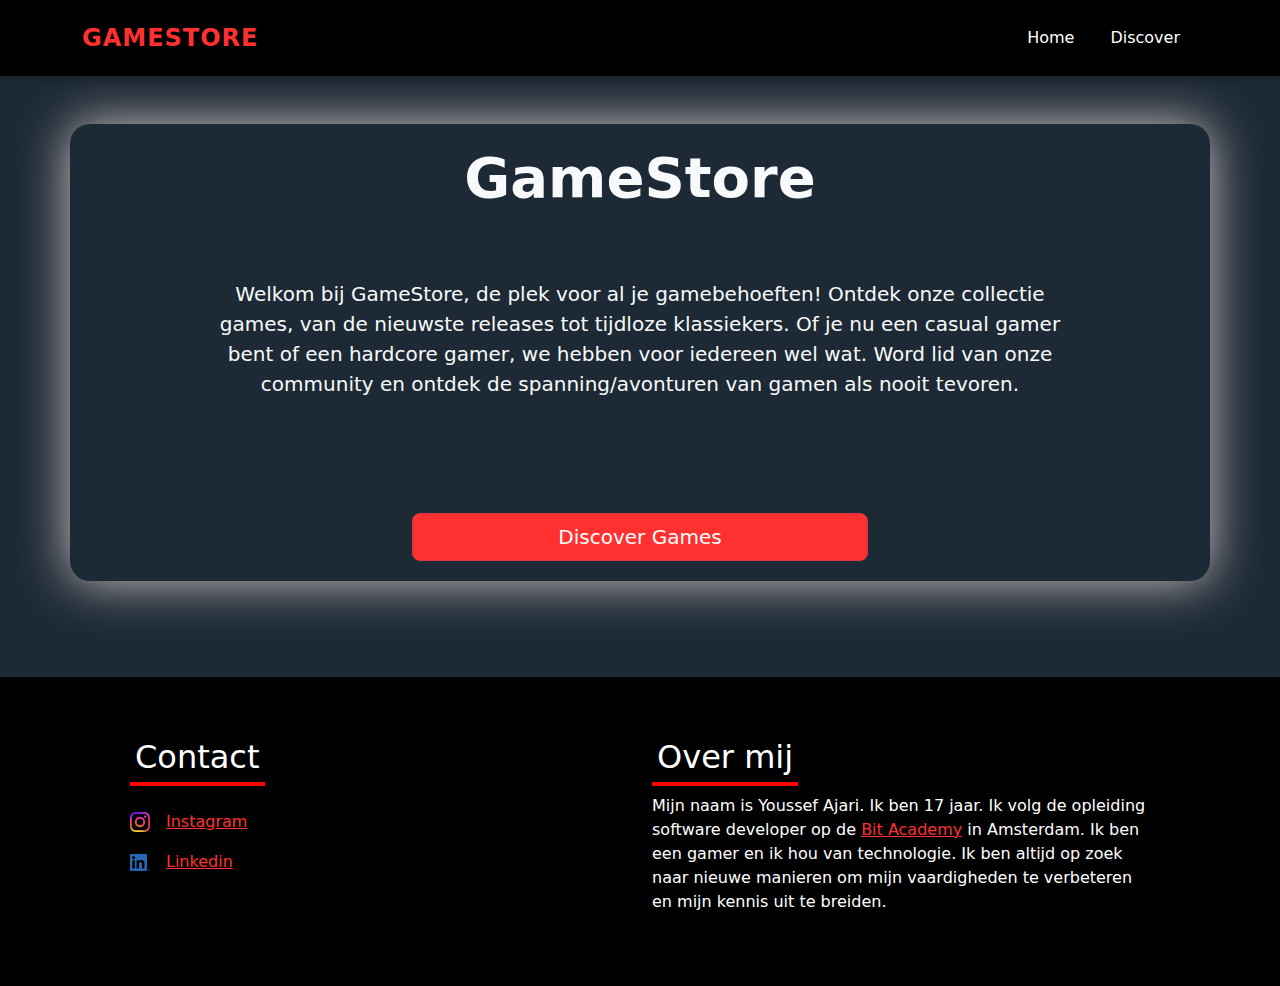
<file: index.html>
<!DOCTYPE html>
<html lang="en">

<head>
    <meta charset="UTF-8" />
    <meta name="viewport" content="width=device-width, initial-scale=1.0" />
    <title>GameStore Homepagina</title>
    <!-- Bootstrap CSS -->
    <link href="https://cdn.jsdelivr.net/npm/bootstrap@5.3.0-alpha1/dist/css/bootstrap.min.css" rel="stylesheet" />
    <!-- Custom CSS -->
    <link rel="stylesheet" href="./css/style.css" />
    <!-- Bootstrap Icons -->
    <link rel="stylesheet" href="https://cdn.jsdelivr.net/npm/bootstrap-icons@1.11.1/font/bootstrap-icons.css" />
</head>

<body class="text-light">
    <!-- navbar -->
    <nav class="navbar navbar-expand-lg navbar-dark bg-black">
        <div class="container">
            <a class="navbar-brand" href="index.html">GameStore</a>

            <!-- Mobile Toggler Button -->
            <button class="navbar-toggler" type="button" data-bs-toggle="collapse" data-bs-target="#navbarContent"
                aria-controls="navbarContent" aria-expanded="false" aria-label="Toggle navigation">
                <span class="navbar-toggler-icon"></span>
            </button>

            <!-- Collapsible content -->
            <div class="collapse navbar-collapse" id="navbarContent">
                <ul class="navbar-nav ms-auto">
                    <li class="nav-item">
                        <a href="index.html" class="nav-link active">Home</a>
                    </li>
                    <li class="nav-item">
                        <a class="nav-link" href="discover.html">Discover</a>
                    </li>
                </ul>
            </div>
        </div>
    </nav>

    <!-- Main Content -->
    <div class="main-content">
        <div class="container my-5 detail">
            <div class="row justify-content-center">
                <div class="col-md-10 text-center">
                    <h1 class="display-4 mb-5 fw-bold">GameStore</h1>

                    <div class="home-content mb-5">
                        <p class="lead">
                            Welkom bij GameStore, de plek voor al je gamebehoeften! Ontdek
                            onze collectie games, van de nieuwste releases tot tijdloze
                            klassiekers. Of je nu een casual gamer bent of een hardcore
                            gamer, we hebben voor iedereen wel wat. Word lid van onze
                            community en ontdek de spanning/avonturen van gamen als nooit
                            tevoren.
                        </p>
                    </div>

                    <div class="d-grid gap-2 col-md-6 mx-auto mt-5">
                        <a href="discover.html" class="btn btn-danger btn-lg">Discover Games</a>
                    </div>
                </div>
            </div>
        </div>
    </div>

    <!-- Footer -->
    <footer class="contact-section text-white mt-5" style="background-color: #000">
        <div class="container py-2">
            <div class="row p-5">
                <div class="col-md-6">
                    <h2 class="contact-title text-white">Contact</h2>

                    <ul class="list-unstyled mt-3">
                        <li class="d-flex align-items-center mb-3">
                            <div class="text-center text-dark">
                                <img width="20" src="./img/instagram/instagram.png" alt="instagram" />
                            </div>
                            <span class="ms-3"><a href="https://www.instagram.com/youssef17.aj/"
                                    target="_blank">Instagram</a></span>
                        </li>
                        <li class="d-flex align-items-center mb-3">
                            <div class="text-center text-dark">
                                <img width="20" src="./img/linkedin/LI-In-Bug.png" alt="linkedin" />
                            </div>
                            <span class="ms-3"><a href="https://www.linkedin.com/in/youssef-ajari-75156a334/"
                                    target="_blank">Linkedin</a></span>
                        </li>
                    </ul>
                </div>

                <div class="col-md-6">
                    <h2 class="contact-title text-white">Over mij</h2>

                    <p>
                        Mijn naam is Youssef Ajari. Ik ben 17 jaar. Ik volg de opleiding
                        software developer op de
                        <a href="https://www.bit-academy.nl/" target="_blank">Bit Academy</a>

                        in Amsterdam. Ik ben een gamer en ik hou van technologie. Ik ben
                        altijd op zoek naar nieuwe manieren om mijn vaardigheden te
                        verbeteren en mijn kennis uit te breiden.
                        <br />
                    </p>
                </div>
            </div>
        </div>
    </footer>

    <!-- Bootstrap Bundle with Popper -->
    <script src="https://cdn.jsdelivr.net/npm/bootstrap@5.3.0-alpha1/dist/js/bootstrap.bundle.min.js"></script>
</body>

</html>
</file>
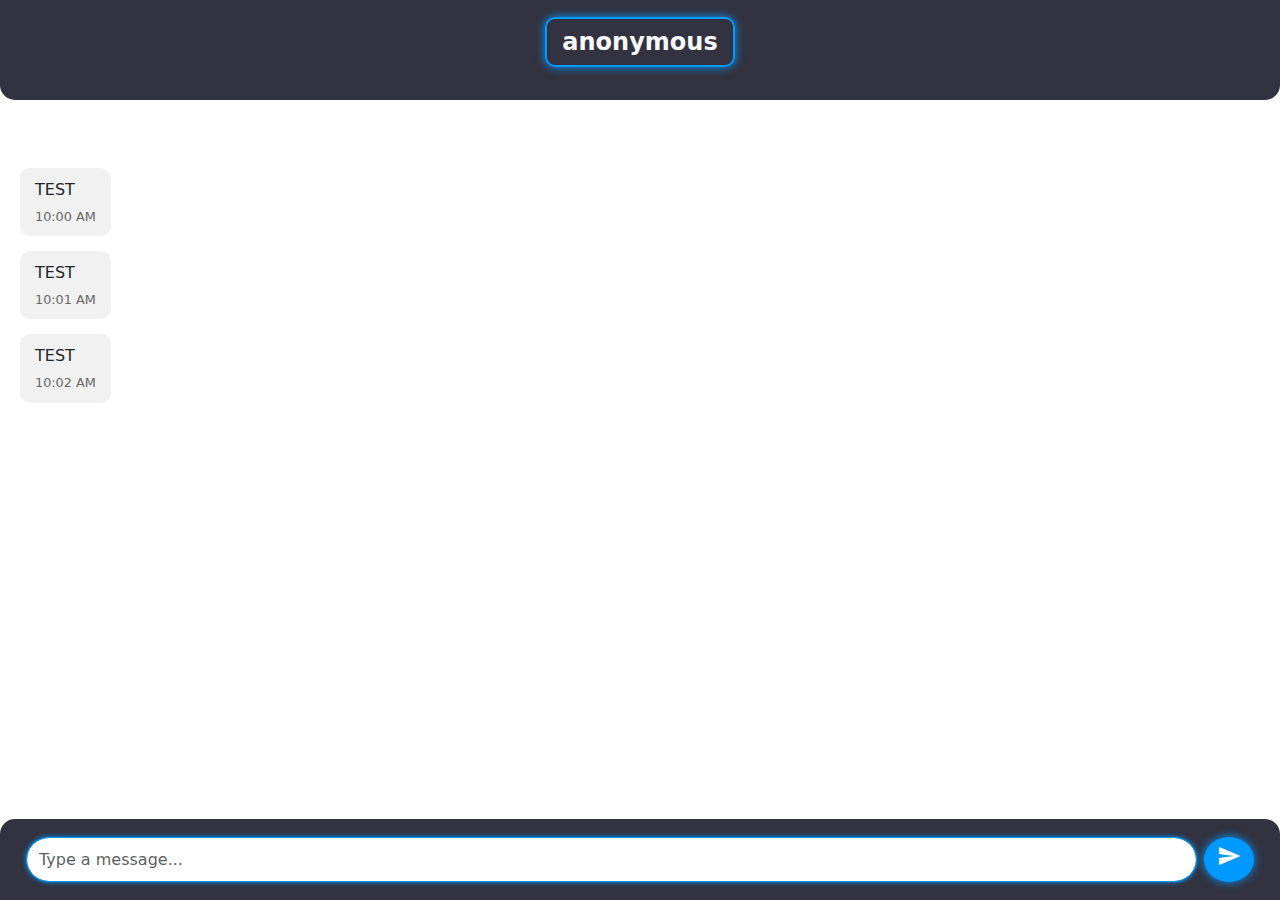
<file: pwa/index.html>
<!DOCTYPE html>
<html lang="en">

<head>
    <meta charset="UTF-8" />
    <meta name="viewport" content="width=device-width, initial-scale=1.0" />
    <title>memechat</title>
    <!-- bootstrap css -->
    <link href="https://cdn.jsdelivr.net/npm/bootstrap@5.3.6/dist/css/bootstrap.min.css" rel="stylesheet" />
    <!-- bootstrap icon -->
    <link rel="stylesheet" href="https://cdn.jsdelivr.net/npm/bootstrap-icons@1.13.1/font/bootstrap-icons.min.css" />
    <!-- custom css -->
    <link rel="stylesheet" href="css/main.css" />
    <!-- Material Icons -->
    <link href="https://fonts.googleapis.com/icon?family=Material+Icons" rel="stylesheet" />
</head>

<body>
    <nav class="text-light">
        <p class="title">anonymous</p>
    </nav>

    <div class="chat my-5">
        <div class="message">
            <div class="message-content">
                <p class="message-text">TEST</p>
                <p class="message-time">10:00 AM</p>
            </div>
        </div>

        <div class="message">
            <div class="message-content">
                <p class="message-text">TEST</p>
                <p class="message-time">10:01 AM</p>
            </div>
        </div>

        <div class="message">
            <div class="message-content">
                <p class="message-text">TEST</p>
                <p class="message-time">10:02 AM</p>
            </div>
        </div>
    </div>

    <div class="input-container">
        <div class="input-group">
            <input type="text" class="form-control rounded-5 me-2 ms-2" placeholder="Type a message..."
                aria-label="Type a message..." aria-describedby="button-addon2" />
            <button class="btn btn-primary rounded-circle me-2" type="button">
                <i class="material-icons">&#xe163;</i>
            </button>
        </div>
    </div>
</body>

</html>
</file>
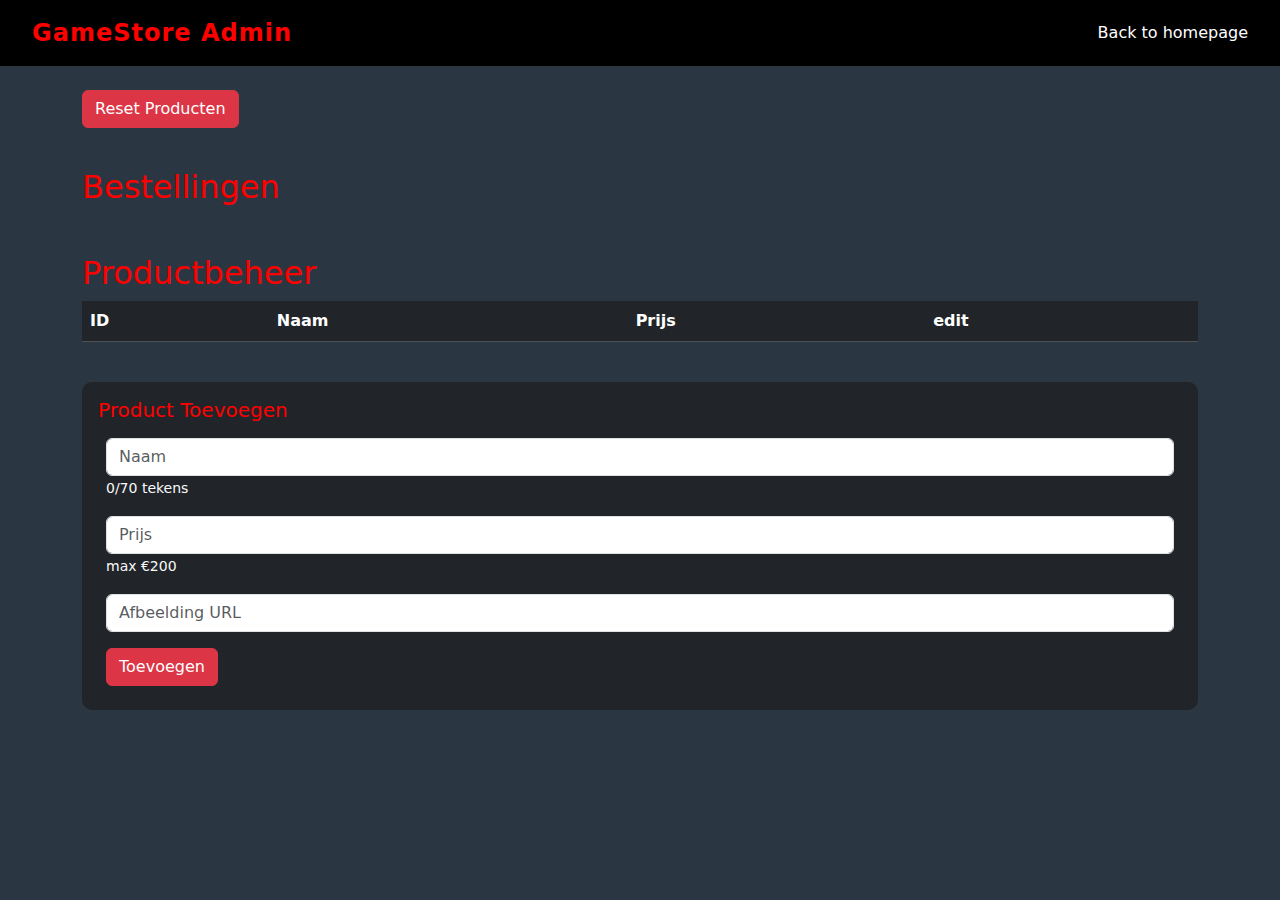
<file: admin.html>
<!DOCTYPE html>
<html lang="en">

<head>
    <meta charset="UTF-8">
    <meta name="viewport" content="width=device-width, initial-scale=1.0">
    <title>GameStore Admin</title>
    <link href="https://cdn.jsdelivr.net/npm/bootstrap@5.3.2/dist/css/bootstrap.min.css" rel="stylesheet">
    <link rel="stylesheet" href="css/admin.css">
</head>

<body>
    <!-- navbar -->
    <nav class="navbar navbar-expand-lg navbar-dark bg-black">
        <div class="container-fluid">
            <a class="navbar-title" href="admin.html">GameStore Admin</a>
            <a class="homepage nav-link active" aria-current="page" href="index.html">Back to homepage</a>
        </div>
    </nav>

    <div class="container mt-4">
        <button id="reset-products" class="btn btn-danger mb-3">Reset Producten</button>
        <br>
        <br>
        <!-- Besteloverzicht -->
        <h2 class="section-title mb-4">Bestellingen</h2>
        <div id="orders-grid" class="mb-5"></div>

        <!-- Productbeheer -->
        <h2 class="section-title">Productbeheer</h2>

        <!-- Producttabel -->
        <div class="table-responsive mb-4">
            <table class="table table-dark">
                <thead>
                    <tr>
                        <th>ID</th>
                        <th>Naam</th>
                        <th>Prijs</th>
                        <th>edit</th>
                    </tr>
                </thead>
                <tbody id="products-table">
                </tbody>
            </table>
        </div>

        <!-- Product Toevoegen Form -->
        <div class="card mb-4 bg-dark">
            <div class="card-body ">
                <h5 class="section-title">Product Toevoegen</h5>
                <form id="add-product-form" class="p-2">
                    <div class="mb-3">
                        <input type="text" class="form-control" id="product-name" placeholder="Naam" required
                            maxlength="70">
                        <small class="text-light" id="charCount">0/70 tekens</small>
                    </div>
                    <div class="mb-3">
                        <input type="number" step="0.01" class="form-control" id="product-price" placeholder="Prijs"
                            required min="0" max="200">
                        <small class="text-light" id="maxPrice">max €200</small>

                    </div>
                    <div class="mb-3">
                        <input type="text" class="form-control" id="product-image" placeholder="Afbeelding URL">
                    </div>
                    <button type="submit" class="btn btn-danger">Toevoegen</button>
                </form>
            </div>
        </div>

    </div>

    <!-- product Bewerken Modal -->
    <div class="modal fade" id="editPriceModal" tabindex="-1" aria-labelledby="editPriceModalLabel" aria-hidden="true">
        <div class="modal-dialog">
            <div class="modal-content">
                <div class="modal-header">
                    <h5 class="modal-title" id="editPriceModalLabel">Product Bewerken</h5>
                    <button type="button" class="btn-close" data-bs-dismiss="modal" aria-label="Close"></button>
                </div>
                <div class="modal-body">
                    <div class="mb-3">
                        <label for="newName" class="form-label">Naam:</label>
                        <input type="text" class="form-control" id="newName" required maxlength="70">
                        <small class="text-light" id="editCharCount">0/70 tekens</small>
                    </div>
                    <div class="mb-3">
                        <label for="newPrice" class="form-label">Prijs:</label>
                        <input type="number" class="form-control" id="newPrice" step="0.01" required min="0" max="200">
                        <small class="text-light">max €200</small>
                    </div>
                    <div class="mb-3">
                        <label for="newImage" class="form-label">Afbeelding URL:</label>
                        <input type="text" class="form-control" id="newImage" required>
                    </div>
                </div>
                <div class="modal-footer">
                    <button type="button" class="btn btn-secondary" data-bs-dismiss="modal">Annuleren</button>
                    <button type="button" class="btn btn-danger" id="savePriceBtn">Opslaan</button>
                </div>
            </div>
        </div>
    </div>

    <script src="https://cdn.jsdelivr.net/npm/bootstrap@5.3.2/dist/js/bootstrap.bundle.min.js"></script>
    <script src="javascript/admin.js"></script>
</body>

</html>
</file>
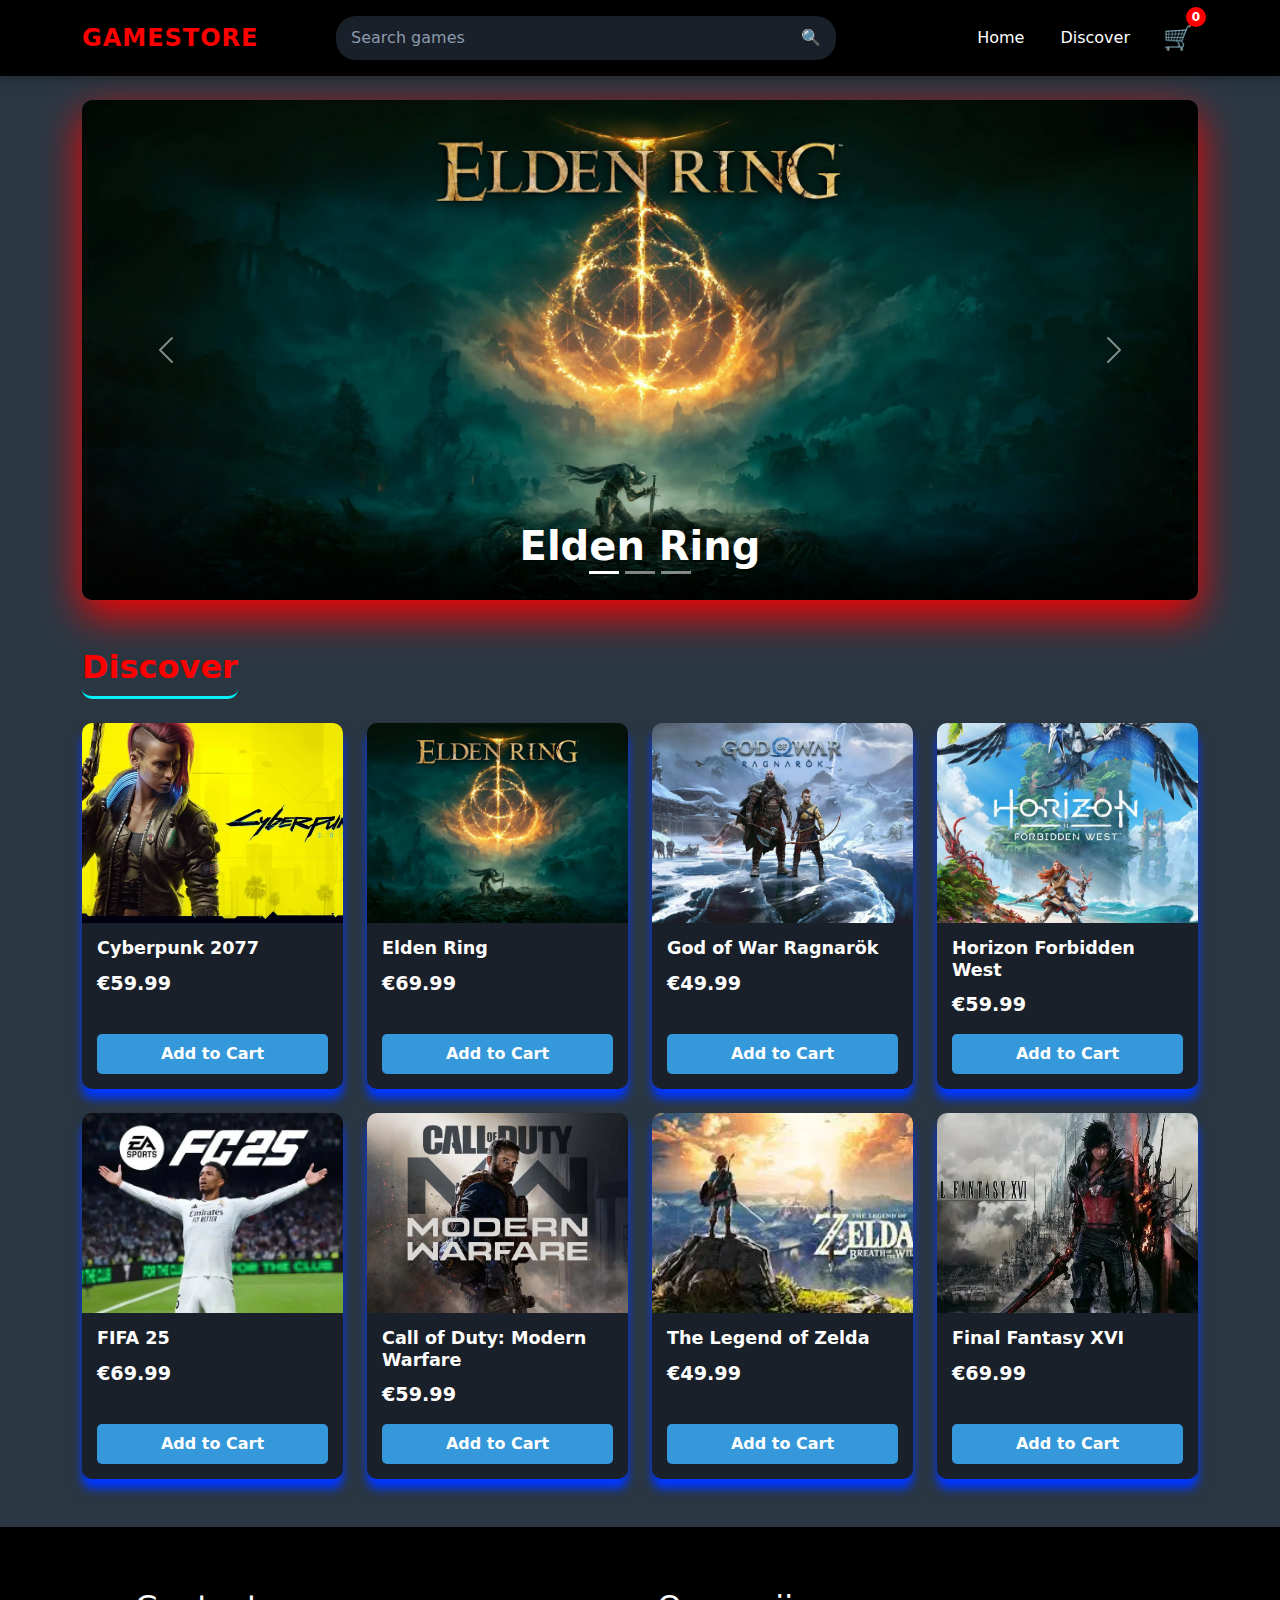
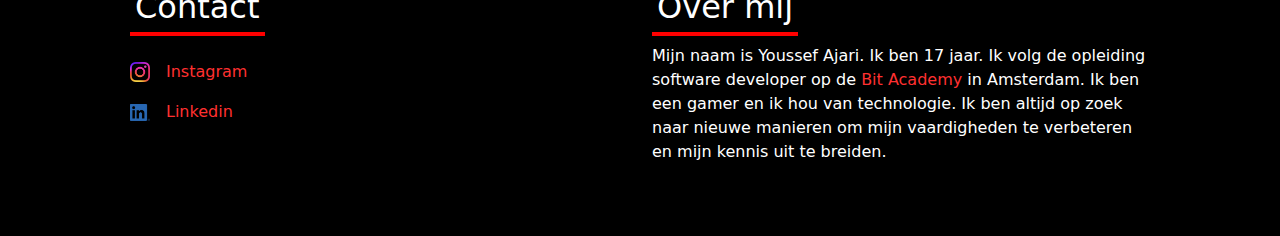
<file: discover.html>
<!DOCTYPE html>
<html lang="en">

<head>
    <meta charset="UTF-8">
    <meta name="viewport" content="width=device-width, initial-scale=1.0">
    <title>GameStore Discover</title>
    <!-- Bootstrap CSS -->
    <link href="https://cdn.jsdelivr.net/npm/bootstrap@5.3.2/dist/css/bootstrap.min.css" rel="stylesheet">
    <!-- icon bootstrap -->
    <link rel="stylesheet" href="https://cdn.jsdelivr.net/npm/bootstrap-icons@1.11.3/font/bootstrap-icons.min.css">
    <!-- Custom CSS -->
    <link href="css/discover.css" rel="stylesheet">
</head>

<body>
    <!-- Header -->
    <nav class="navbar navbar-expand-lg navbar-dark bg-black">
        <div class="container">
            <a class="navbar-brand fw-bold" href="index.html">GameStore</a>

            <button class="navbar-toggler" type="button" data-bs-toggle="collapse" data-bs-target="#navbarContent"
                aria-controls="navbarContent" aria-expanded="false" aria-label="Toggle navigation">
                <span class="navbar-toggler-icon"></span>
            </button>

            <div class="collapse navbar-collapse" id="navbarContent">
                <div class="search-container mx-lg-auto">
                    <input type="text" id="search-input" class="search-input" placeholder="Search games">
                    <button id="search-button" class="search-button">
                        <span class="search-icon">🔍</span>
                    </button>
                </div>

                <ul class="navbar-nav ms-auto">
                    <li class="nav-item">
                        <a href="index.html" class="nav-link">Home</a>
                    </li>
                    <li class="nav-item">
                        <a class="nav-link active" href="discover.html">Discover</a>
                    </li>

                    <li class="nav-item">
                        <div class="cart-container">
                            <button id="cart-button" class="cart-button">
                                <span class="cart-icon">🛒</span>
                                <span id="cart-count" class="cart-count">0</span>
                            </button>
                        </div>
                    </li>
                </ul>
            </div>
        </div>
    </nav>

    <!-- Main Content -->
    <div class="container mt-4">
        <!-- Carousel -->
        <div id="featuredGamesCarousel" class="carousel slide mb-5" data-bs-ride="carousel">

            <div class="carousel-indicators">
                <button type="button" data-bs-target="#featuredGamesCarousel" data-bs-slide-to="0" class="active"
                    aria-current="true" aria-label="Slide 1"></button>
                <button type="button" data-bs-target="#featuredGamesCarousel" data-bs-slide-to="1"
                    aria-label="Slide 2"></button>
                <button type="button" data-bs-target="#featuredGamesCarousel" data-bs-slide-to="2"
                    aria-label="Slide 3"></button>
            </div>

            <!-- Carousel Inner Content -->
            <div class="carousel-inner">
                <div class="carousel-item active" data-bs-interval="3000">
                    <img src="img/eldenring.webp" class="d-block w-100" alt="Elden Ring">
                    <div class="carousel-game-content">
                        <h2 class="carousel-title">Elden Ring</h2>
                    </div>
                </div>
                <div class="carousel-item" data-bs-interval="3000">
                    <img src="img/cyberpunk.webp" class="d-block w-100" alt="Cyberpunk 2077">
                    <div class="carousel-game-content">
                        <h2 class="carousel-title">Cyberpunk 2077</h2>
                    </div>
                </div>
                <div class="carousel-item" data-bs-interval="3000">
                    <img src="img/godofwar.webp" class="d-block w-100" alt="God of War">
                    <div class="carousel-game-content">
                        <h2 class="carousel-title">God of War</h2>
                    </div>
                </div>
            </div>

            <!-- Carousel Controls -->
            <button class="carousel-control-prev" type="button" data-bs-target="#featuredGamesCarousel"
                data-bs-slide="prev">
                <span class="carousel-control-prev-icon" aria-hidden="true"></span>
                <span class="visually-hidden">Previous</span>
            </button>
            <button class="carousel-control-next" type="button" data-bs-target="#featuredGamesCarousel"
                data-bs-slide="next">
                <span class="carousel-control-next-icon" aria-hidden="true"></span>
                <span class="visually-hidden">Next</span>
            </button>
        </div>

        <!-- Game cards -->
        <h2 class="section-title mb-4">Discover</h2>
        <div id="game-grid" class="row row-cols-1 row-cols-md-2 row-cols-lg-4 g-4">
            <!-- Game cards will be populated here by JavaScript -->
        </div>
    </div>

    <!-- Footer -->
    <footer class="contact-section text-white mt-5" style="background-color: #000;">
        <div class="container py-2">
            <div class="row p-5">
                <div class="col-md-6">
                    <h2 class="contact-title text-white">Contact</h2>

                    <ul class="list-unstyled mt-3">
                        <li class="d-flex align-items-center mb-3">
                            <div class=" text-center text-dark">
                                <img width="20" src="./img/instagram/instagram.png" alt="instagram">
                            </div>
                            <span class="ms-3"><a href="https://www.instagram.com/youssef17.aj/"
                                    target="_blank">Instagram</a></span>
                        </li>
                        <li class="d-flex align-items-center mb-3">
                            <div class=" text-center text-dark">
                                <img width="20" src="./img/linkedin/LI-In-Bug.png" alt="linkedin">
                            </div>
                            <a class="ms-3" href="https://www.linkedin.com/in/youssef-ajari-75156a334/"
                                target="_blank">Linkedin</a>
                        </li>
                    </ul>
                </div>

                <div class="col-md-6">
                    <h2 class="contact-title text-white">Over mij</h2>

                    <p>Mijn naam is Youssef Ajari. Ik ben 17 jaar. Ik volg de opleiding software developer op de <a
                            href="https://www.bit-academy.nl/" target="blank">Bit Academy</a>

                        in Amsterdam. Ik ben een gamer en ik hou van technologie. Ik ben altijd op zoek naar nieuwe
                        manieren om
                        mijn vaardigheden te verbeteren en mijn kennis uit te breiden.
                        <br>

                    </p>
                </div>
            </div>
        </div>
    </footer>


    <!-- Cart Modal -->
    <div class="modal fade" id="cart-modal" tabindex="-1" aria-labelledby="cartModalLabel" aria-hidden="true">
        <div class="modal-dialog modal-dialog-centered">
            <div class="modal-content">
                <div class="modal-header">
                    <h5 class="modal-title" id="cartModalLabel">Your Cart</h5>
                    <button type="button" class="btn-close" data-bs-dismiss="modal" aria-label="Close"></button>
                </div>
                <div class="modal-body">
                    <div id="cart-items" class="cart-items">
                        <!-- Cart items will be populated here by JavaScript -->
                    </div>
                    <div class="cart-total">
                        <span>Total:</span>
                        <span id="cart-total-price">€0.00</span>
                    </div>
                </div>
                <div class="modal-footer">
                    <button type="button" class="btn btn-secondary" data-bs-dismiss="modal">Continue Shopping</button>
                    <button type="button" class="btn btn-primary" id="checkout-button">Checkout</button>
                </div>
            </div>
        </div>
    </div>

    <!-- Checkout Success Modal -->
    <div class="modal fade" id="checkout-success-modal" tabindex="-1" aria-hidden="true">
        <div class="modal-dialog modal-dialog-centered">
            <div class="modal-content">
                <div class="modal-header">
                    <h5 class="modal-title">Thank you!</h5>
                    <button type="button" class="btn-close" data-bs-dismiss="modal" aria-label="Close"></button>
                </div>
                <div class="modal-body">
                    <p>Thank you for your order! Your games will be delivered soon.</p>
                </div>
                <div class="modal-footer">
                    <button type="button" class="btn btn-primary" data-bs-dismiss="modal">Close</button>
                </div>
            </div>
        </div>
    </div>

    <!-- Empty Cart Modal -->
    <div class="modal fade" id="empty-cart-modal" tabindex="-1" aria-hidden="true">
        <div class="modal-dialog modal-dialog-centered">
            <div class="modal-content">
                <div class="modal-header">
                    <h5 class="modal-title">Empty Cart</h5>
                    <button type="button" class="btn-close" data-bs-dismiss="modal" aria-label="Close"></button>
                </div>
                <div class="modal-body">
                    <p>Your cart is empty. Please add some games before checkout.</p>
                </div>
                <div class="modal-footer">
                    <button type="button" class="btn btn-primary" data-bs-dismiss="modal">Continue Shopping</button>
                </div>
            </div>
        </div>
    </div>

    <!-- Bootstrap js -->
    <script src="https://cdn.jsdelivr.net/npm/bootstrap@5.1.3/dist/js/bootstrap.bundle.min.js"></script>

    <!-- Custom JavaScript -->
    <script src="javascript/discover.js"></script>
</body>

</html>
</file>
<file: css/style.css>
body {
        margin: 0;
        padding: 0;
        background-color: #1D2A35;
        color: white;
        min-height: 100vh;
        display: flex;
        flex-direction: column;
    }

    .navbar {
        background-color: #0a0e14;
        padding: 15px 20px;
        box-shadow: 0 2px 10px rgba(0, 0, 0, 0.3);
    }

    .navbar-brand {
        font-size: 24px;
        font-weight: bold;
        color: #ff3030;
        text-transform: uppercase;
        letter-spacing: 1px;
    }

    .navbar-toggler {
        border-color: rgba(255, 255, 255, 0.1);
    }

    .navbar-nav .nav-link {
        color: white;
        margin: 0 10px;
        transition: color 0.3s;
    }

    .navbar-nav .nav-link:hover {
        color: #ff0000;
    }

    .navbar-nav .nav-item {
        display: flex;
        align-items: center;
    }

    /* Home page content */
    .main-content {
        flex: 1;
        display: flex;
        flex-direction: column;
    }

    .home-content {
        margin-top: 20px;
        padding: 20px;
    }

    .detail {
        padding: 20px;
        border-radius: 20px;
        box-shadow: 0 0 50px rgba(255, 235, 235, 0.813);
    }

    .btn {
        background-color: #ff3030;
        color: white;
        margin-top: 30px;
    }

    /* Footer */
    .contact-title {
        display: inline-block;
        border-bottom: 4px solid red;
        padding: 5px;
    }

    footer {
        width: 100%;
        background-color: #000;
    }

    footer a {
        color: #ff3030;
        text-decoration: underline;
    }

    .icon-circle {
        display: inline-flex;
        align-items: center;
        justify-content: center;
        width: 40px;
        height: 40px;
        border-radius: 50%;
        background-color: #ff3030;
    }
</file>
<file: pwa/css/main.css>
body {
    border: 0;
    margin: 0;
    padding: 0;
    min-height: 100vh;
    display: flex;
    flex-direction: column;
}

nav {
    background-color: rgb(50, 50, 64);
    height: 100px;
    display: flex;
    justify-content: center;
    align-items: center;
    border: solid rgb(50, 50, 64);
    border-bottom-left-radius: 15px;
    border-bottom-right-radius: 15px;
}

.title {
    display: flex;
    justify-content: center;
    align-items: center;
    font-size: x-large;
    font-weight: bold;
    border: solid 2px rgb(0, 153, 255);
    border-radius: 10px;
    height: 50px;
    padding: 5px 15px;
    box-shadow: 0px 0px 10px rgb(0, 153, 255);
}

.chat {
    flex: 1;
    padding: 20px;
    overflow-y: auto;
}

.message {
    margin-bottom: 15px;
}

.message-content {
    background-color: #f1f1f1;
    padding: 10px 15px;
    border-radius: 10px;
    display: inline-block;
    max-width: 80%;
}

.message-text {
    margin-bottom: 5px;
}

.message-time {
    font-size: 0.8rem;
    color: #666;
    margin: 0;
}

.input-container {
    background-color: rgb(50, 50, 64);
    padding: 15px;
    position: sticky;
    bottom: 0;
    border: solid rgb(50, 50, 64);
    border-top-left-radius: 15px;
    border-top-right-radius: 15px;
}

/* Style for the button to match the glowing effect */
.btn-primary {
    background-color: rgb(0, 153, 255);
    border-color: rgb(0, 153, 255);
    box-shadow: 0px 0px 10px rgb(0, 153, 255);
}

.form-control {
    box-shadow: 0px 0px 5px rgb(0, 153, 255);
    border-color: rgb(0, 153, 255);
}
</file>
<file: css/admin.css>
/* body */
body {
    margin: 0;
    padding: 0;
    background-color: #2a3742;
    color: white;
}

/* navbar*/
.navbar {
    background-color: #0a0e14;
    padding: 15px 20px;
}

.navbar-title {
    font-size: 24px;
    font-weight: bold;
    color: #ff0000;
    letter-spacing: 1px;
    text-decoration: none;

}

/* Section title */
.section-title {
    color: #ff0000;
}

.card {
    background-color: #1a2029;
    border: none;
    border-radius: 10px;
    overflow: hidden;
    height: 100%;
    color: white;
}

/* Modal styling */
.modal-content {
    background-color: #1a2029;
}

.modal-header {
    border-bottom: 1px solid #ff0000;
}

.modal-header .btn-close {
    filter: invert(1) grayscale(100%) brightness(200%);
}

.modal-footer {
    border-top: 1px solid #1a2029;
}
</file>
<file: css/discover.css>
/* General Styles */
body {
    margin: 0;
    padding: 0;
    background-color: #2a3742;
    color: white;
    display: flex;
    flex-direction: column;
    min-height: 100vh;
}

/* Header Style */
.navbar {
    background-color: #0a0e14;
    padding: 15px 20px;
    box-shadow: 0 2px 10px rgba(0, 0, 0, 0.3);
}

.navbar-brand {
    font-size: 24px;
    font-weight: bold;
    color: #ff0000;
    text-transform: uppercase;
    letter-spacing: 1px;
}

.navbar-toggler {
    border-color: rgba(255, 255, 255, 0.1);
}


/* Navigation links */
.navbar-nav .nav-link {
    color: white;
    margin: 0 10px;
    transition: color 0.3s;
}

.navbar-nav .nav-link:hover {
    color: #ff0000;
}

.navbar-nav .nav-item {
    display: flex;
    align-items: center;
}

/* Search bar */
.search-container {
    display: flex;
    align-items: center;
    background-color: #1a2029;
    border-radius: 20px;
    padding: 5px 10px;
    margin: 0 15px;
    flex-grow: 1;
    max-width: 500px;
}

.search-input {
    background: none;
    border: none;
    color: white;
    outline: none;
    width: 100%;
    padding: 5px;
}

.search-input::placeholder {
    color: #8a9aad;
}

.search-button {
    background: none;
    border: none;
    cursor: pointer;
    color: white;
    padding: 5px;
}

/* Profile dropdown */
.profile-dropdown {
    margin-right: 10px;
}

.profile-icon {
    font-size: 24px;
    padding: 0 5px;
    transition: color 0.3s;
    background: none;
    border: none;
    color: white;
}

.profile-icon:hover {
    color: #ff0000;
}

.profile-icon i {
    vertical-align: middle;
}

.dropdown-menu {
    background-color: #1a2029;
    border: 1px solid #2a3040;
    margin-top: 10px;
}

.dropdown-item {
    color: white;
}

.dropdown-item:hover,
.dropdown-item:focus {
    background-color: #2a3040;
    color: #ff0000;
}

/* Cart */
.cart-container {
    position: relative;
    margin-left: 10px;
}

.cart-button {
    background: none;
    border: none;
    cursor: pointer;
    position: relative;
    padding: 5px;
    color: white;
    font-size: 24px;
}

.cart-count {
    position: absolute;
    top: -8px;
    right: -8px;
    background-color: #ff0000;
    color: white;
    border-radius: 50%;
    width: 20px;
    height: 20px;
    display: flex;
    align-items: center;
    justify-content: center;
    font-size: 12px;
    font-weight: bold;
}

/* Home page content */
.home-content {
    margin-top: 20px;
    padding: 20px;
}

/* Carousel Styles */
.carousel {
    border-radius: 10px;
    overflow: hidden;
    transition: transform 0.3s, box-shadow 1s;
    transform: translateY(0px);
    box-shadow: 0 15px 40px rgb(253, 0, 0);
    margin-bottom: 30px;
}

.carousel:hover {
    transform: translateY(-5px);
    box-shadow: 0 15px 40px rgb(0, 122, 253);
}

.carousel-item {
    height: 500px;
    background-color: #1a2029;
    position: relative;
}

.carousel-item img {
    width: 100%;
    height: 100%;
    object-fit: cover;
}

.carousel-game-content {
    position: absolute;
    bottom: 0;
    left: 0;
    width: 100%;
    padding: 20px;
    background: linear-gradient(to top, rgba(0, 0, 0, 0.8), transparent);
    text-align: center;
}

.carousel-title {
    font-size: 2.5rem;
    font-weight: bold;
    margin-bottom: 10px;
    text-shadow: 2px 2px 4px rgba(0, 0, 0, 0.5);
}

/* Section title */
.section-title {
    color: #ff0000;
    font-weight: 700;
    border-bottom: 3px solid #00f2ff;
    border-radius: 10px;
    padding-bottom: 10px;
    display: inline-block;
    margin-bottom: 30px;
}

/* Game cards Style */
.card {
    background-color: #1a2029;
    border: none;
    border-radius: 10px;
    overflow: hidden;
    transition: transform 0.3s, box-shadow 1s;
    height: 100%;
    color: white;
    transform: translateY(0px);
    box-shadow: 0 10px 10px rgb(0, 55, 253);
}

.card:hover {
    transform: translateY(-5px);
    box-shadow: 0 10px 40px rgb(253, 0, 0);
}


.card-img-container {
    height: 200px;
    overflow: hidden;
    background-color: #253040;
    display: flex;
    align-items: center;
    justify-content: center;
}

.card-img-top {
    object-fit: cover;
    width: 100%;
    height: 100%;
}

.card-body {
    padding: 15px;
}

.card-title {
    font-weight: 600;
    margin-bottom: 10px;
    color: white;
    font-size: 1.1rem;
}

.card-price {
    color: #ffffff;
    font-weight: bold;
    font-size: 1.2rem;
    margin-bottom: 15px;
}

.add-to-cart-btn {
    background-color: #3498db;
    color: white;
    border: none;
    border-radius: 5px;
    padding: 8px 15px;
    font-weight: 600;
    transition: background-color 0.3s;
    width: 100%;
}

.add-to-cart-btn:hover {
    background-color: #ff0000;
}

/* Cart Modal */
.modal-content {
    background-color: #1a2029;
    color: white;
    border: none;
    border-radius: 10px;
}

.modal-header {
    border-bottom: 1px solid #2a3040;
    padding: 15px 20px;
}

.modal-title {
    color: rgb(255, 0, 0);
    font-weight: 900;
}

.btn-close {
    color: white;
    filter: invert(1) grayscale(100%) brightness(200%);
}

.cart-items {
    max-height: 300px;
    overflow-y: auto;
    margin-bottom: 15px;
}

.cart-item {
    display: flex;
    justify-content: space-between;
    align-items: center;
    padding: 10px 0;
    border-bottom: 1px solid #2a3040;
}

.cart-item-title {
    flex: 1;
    font-weight: 500;
}

.cart-item-price {
    color: #3498db;
    margin: 0 15px;
}

.cart-item-quantity {
    display: flex;
    align-items: center;
    margin-right: 10px;
}

.quantity-btn {
    background: none;
    border: 1px solid #503a3a;
    color: white;
    width: 25px;
    height: 25px;
    border-radius: 50%;
    display: flex;
    align-items: center;
    justify-content: center;
    cursor: pointer;
    font-size: 16px;
    margin: 0 5px;
}

.quantity-value {
    margin: 0 5px;
}

.remove-item-btn {
    background: none;
    border: none;
    color: #ff5555;
    cursor: pointer;
    font-size: 18px;
}

.cart-total {
    display: flex;
    justify-content: space-between;
    font-weight: bold;
    padding: 10px 0;
    font-size: 1.1rem;
    border-top: 1px solid #2a3040;
    margin-top: 10px;
}

#cart-total-price {
    color: #ffffff;
}

.modal-footer {
    border-top: 1px solid #ff0000;
}

.btn-secondary {
    background-color: #3a4050;
    border: none;
}

.btn-primary {
    background-color: #db3434;
    border: none;
}

.empty-cart-message {
    text-align: center;
    padding: 20px;
    color: #8a9aad;
    font-style: italic;
}

/* Footer */
.contact-title {
    display: inline-block;
    border-bottom: 4px solid red;
    padding: 5px;
}

footer {
    width: 100%;
    background-color: #000;
    position: relative;
    bottom: 0;
    left: 0;
    right: 0;
    z-index: 10;
    margin-top: 2rem;
}

footer a {
    color: #ff3030;
    text-decoration: none;
}

.container {
    flex: 1 0 auto;
}

/* dropdown netter maken */
@media (max-width: 991px) {
    .search-container {
        margin: 10px 0;
        max-width: 100%;
    }

    .carousel-item {
        height: 300px;
    }

    .carousel-title {
        font-size: 1.8rem;
    }

    .navbar-collapse {
        margin-top: 15px;
    }

    .navbar-nav {
        flex-direction: row;
        justify-content: flex-start;
        flex-wrap: wrap;
    }

    .nav-item {
        margin-right: 10px;
    }

    footer {
        position: relative;
    }
}

@media (max-width: 767px) {
    .carousel-item {
        height: 200px;
    }

    .carousel-title {
        font-size: 1.5rem;
    }

    .search-container {
        order: -1;
        width: 100%;
    }

    .container {
        padding-bottom: 20px;
    }
}

@media (max-width: 576px) {
    .navbar-brand {
        font-size: 20px;
    }

    .search-container {
        margin-bottom: 10px;
    }

    .card-img-container {
        height: 150px;
    }
}
</file>
